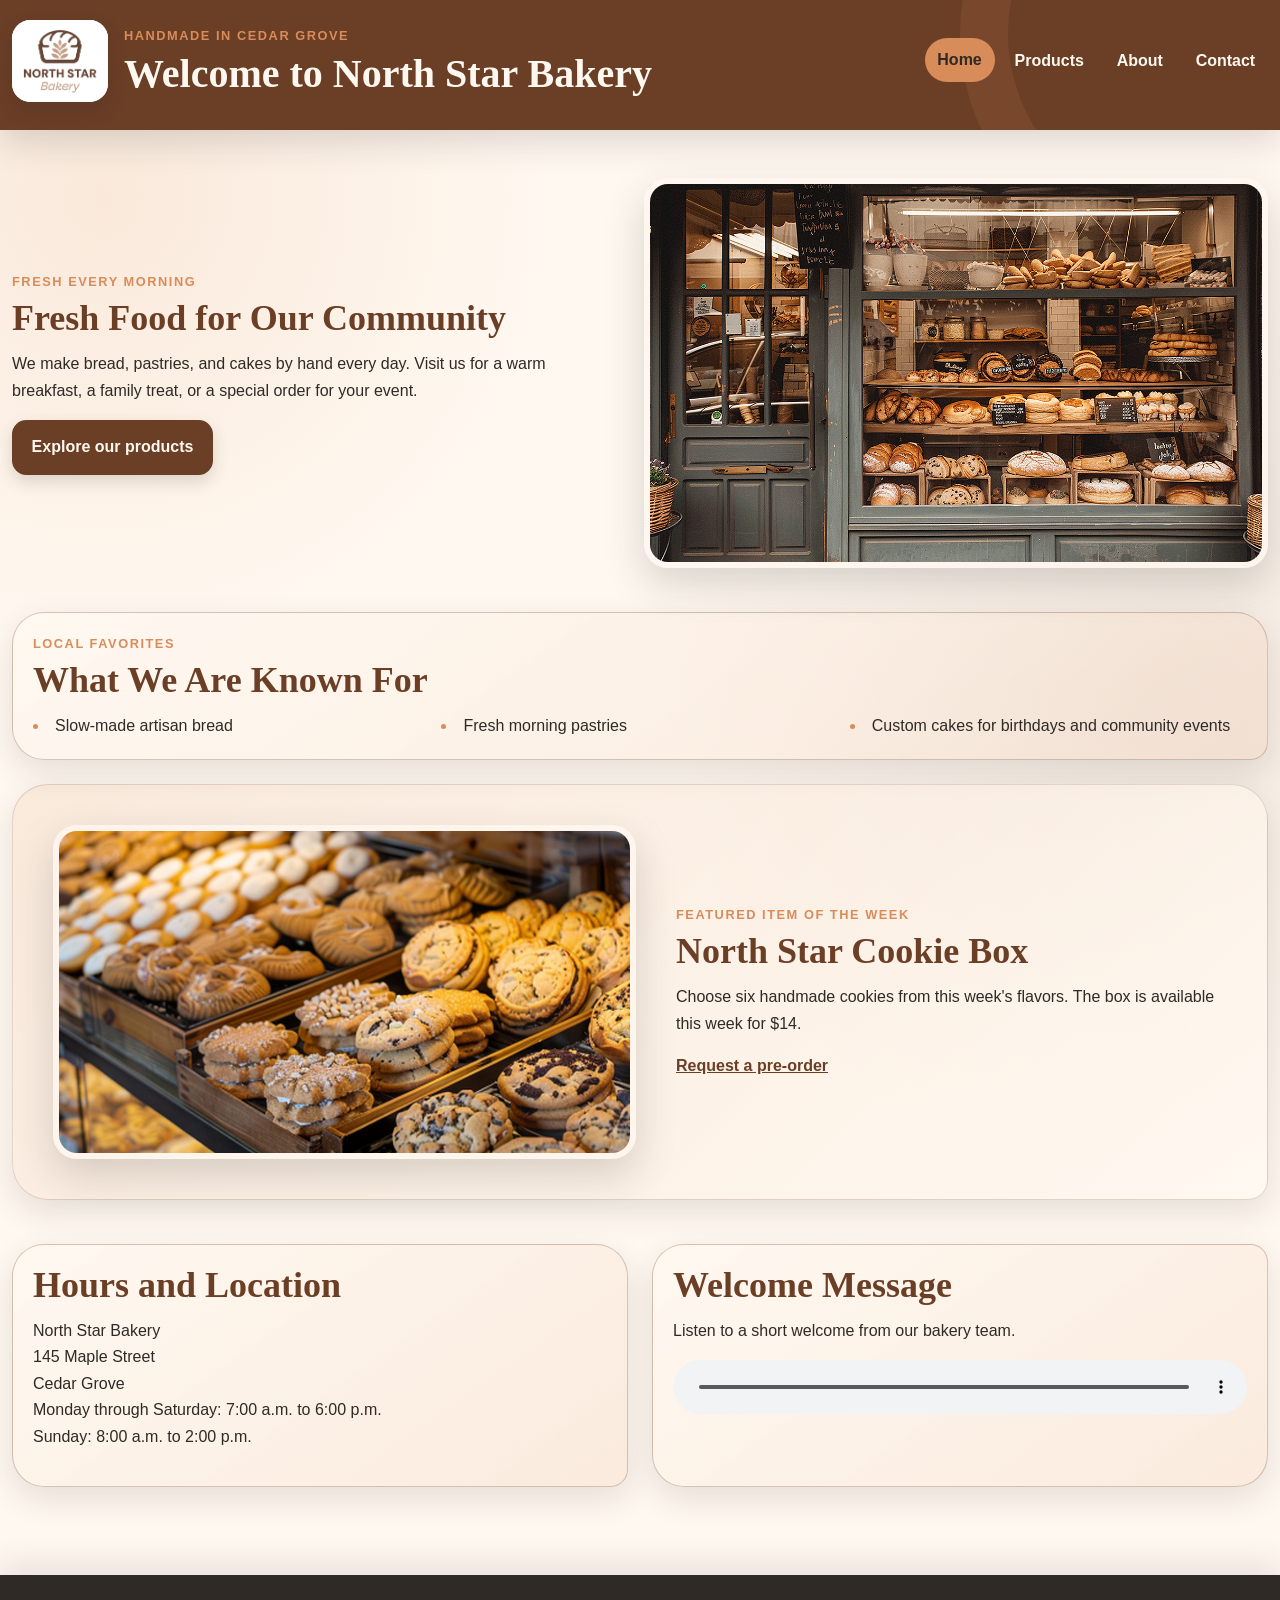
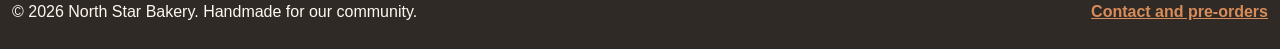
<file: index.html>
<!DOCTYPE html>
<html lang="en">
<head>
    <meta charset="UTF-8">
    <meta name="viewport" content="width=device-width, initial-scale=1.0">
    <meta name="description" content="North Star Bakery offers handmade bread, pastries, and cakes for our local community.">
    <link rel="stylesheet" href="styles.css">
    <title>Home | North Star Bakery</title>
</head>
<body>
    <a class="skip-link" href="#main-content">Skip to main content</a>
    <header class="site-header">
        <div class="header-inner">
            <a class="logo-link" href="index.html">
                <img class="logo" src="media/bakery-logo.png" alt="North Star Bakery" width="180" height="154">
            </a>
            <div class="brand-copy">
                <p class="eyebrow">Handmade in Cedar Grove</p>
                <h1>Welcome to North Star Bakery</h1>
            </div>
            <nav aria-label="Primary navigation">
                <ul class="nav-list">
                    <li><a href="index.html" aria-current="page">Home</a></li>
                    <li><a href="products.html">Products</a></li>
                    <li><a href="about.html">About</a></li>
                    <li><a href="contact.html">Contact</a></li>
                </ul>
            </nav>
        </div>
    </header>

    <main id="main-content" class="site-main">
        <section class="hero">
            <div class="hero-copy">
                <p class="eyebrow">Fresh every morning</p>
                <h2>Fresh Food for Our Community</h2>
                <p>We make bread, pastries, and cakes by hand every day. Visit us for a warm breakfast, a family treat, or a special order for your event.</p>
                <a class="button-link" href="products.html">Explore our products</a>
            </div>
            <img class="hero-image" src="media/bakery-storefront.png" alt="A neighborhood bakery display window filled with bread and pastries" width="600" height="358">
        </section>

        <section class="content-section">
            <p class="eyebrow">Local favorites</p>
            <h2>What We Are Known For</h2>
            <ul class="highlights">
                <li>Slow-made artisan bread</li>
                <li>Fresh morning pastries</li>
                <li>Custom cakes for birthdays and community events</li>
            </ul>
        </section>

        <section class="feature-panel">
            <div class="feature-media">
                <picture>
                    <source media="(min-width: 800px)" srcset="media/bakery-feature-large.png">
                    <img src="media/bakery-feature-small.png" alt="Assorted handmade cookies in the bakery display, the featured item of the week">
                </picture>
            </div>
            <div class="feature-copy">
                <p class="eyebrow">Featured item of the week</p>
                <h2>North Star Cookie Box</h2>
                <p>Choose six handmade cookies from this week's flavors. The box is available this week for $14.</p>
                <a class="text-link" href="contact.html">Request a pre-order</a>
            </div>
        </section>

        <div class="home-details">
            <section class="info-card">
                <h2>Hours and Location</h2>
                <address>
                    North Star Bakery<br>
                    145 Maple Street<br>
                    Cedar Grove
                </address>
                <p>Monday through Saturday: <time datetime="07:00">7:00 a.m.</time> to <time datetime="18:00">6:00 p.m.</time><br>
                Sunday: <time datetime="08:00">8:00 a.m.</time> to <time datetime="14:00">2:00 p.m.</time></p>
            </section>

            <section class="info-card">
                <h2>Welcome Message</h2>
                <p>Listen to a short welcome from our bakery team.</p>
                <audio controls>
                    <source src="media/bakery-welcome.mp3" type="audio/mpeg">
                    Your browser does not support the audio element. You can <a href="media/bakery-welcome.mp3">download the bakery welcome message</a> instead.
                </audio>
            </section>
        </div>
    </main>

    <footer class="site-footer">
        <div class="footer-inner">
            <p>&copy; 2026 North Star Bakery. Handmade for our community.</p>
            <a href="contact.html">Contact and pre-orders</a>
        </div>
    </footer>
</body>
</html>
</file>
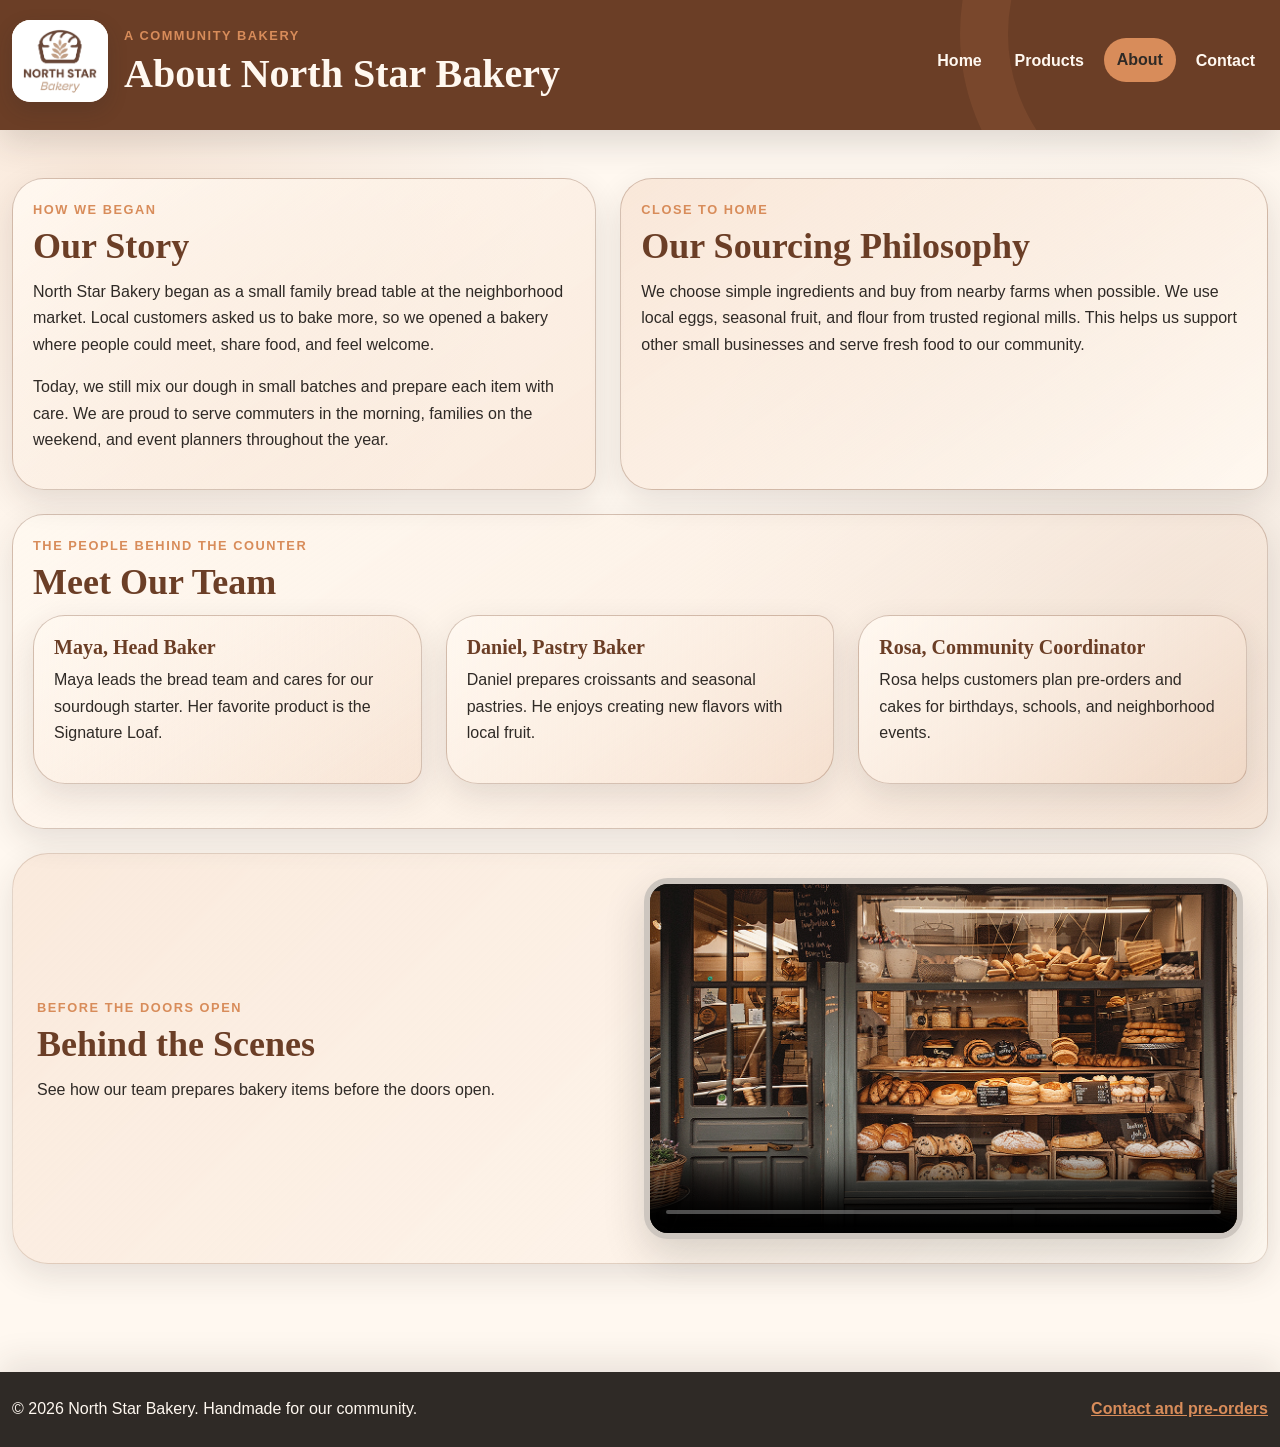
<file: about.html>
<!DOCTYPE html>
<html lang="en">
<head>
    <meta charset="UTF-8">
    <meta name="viewport" content="width=device-width, initial-scale=1.0">
    <meta name="description" content="Learn about the story, ingredients, and people behind North Star Bakery.">
    <link rel="stylesheet" href="styles.css">
    <title>About | North Star Bakery</title>
</head>
<body>
    <a class="skip-link" href="#main-content">Skip to main content</a>
    <header class="site-header">
        <div class="header-inner">
            <a class="logo-link" href="index.html">
                <img class="logo" src="media/bakery-logo.png" alt="North Star Bakery" width="180" height="154">
            </a>
            <div class="brand-copy">
                <p class="eyebrow">A community bakery</p>
                <h1>About North Star Bakery</h1>
            </div>
            <nav aria-label="Primary navigation">
                <ul class="nav-list">
                    <li><a href="index.html">Home</a></li>
                    <li><a href="products.html">Products</a></li>
                    <li><a href="about.html" aria-current="page">About</a></li>
                    <li><a href="contact.html">Contact</a></li>
                </ul>
            </nav>
        </div>
    </header>

    <main id="main-content" class="site-main">
        <div class="story-layout">
            <section class="content-section">
                <p class="eyebrow">How we began</p>
                <h2>Our Story</h2>
                <p>North Star Bakery began as a small family bread table at the neighborhood market. Local customers asked us to bake more, so we opened a bakery where people could meet, share food, and feel welcome.</p>
                <p>Today, we still mix our dough in small batches and prepare each item with care. We are proud to serve commuters in the morning, families on the weekend, and event planners throughout the year.</p>
            </section>

            <section class="content-section accent-section">
                <p class="eyebrow">Close to home</p>
                <h2>Our Sourcing Philosophy</h2>
                <p>We choose simple ingredients and buy from nearby farms when possible. We use local eggs, seasonal fruit, and flour from trusted regional mills. This helps us support other small businesses and serve fresh food to our community.</p>
            </section>
        </div>

        <section class="content-section">
            <p class="eyebrow">The people behind the counter</p>
            <h2>Meet Our Team</h2>
            <div class="team-grid">
                <article class="team-card">
                    <h3>Maya, Head Baker</h3>
                    <p>Maya leads the bread team and cares for our sourdough starter. Her favorite product is the Signature Loaf.</p>
                </article>
                <article class="team-card">
                    <h3>Daniel, Pastry Baker</h3>
                    <p>Daniel prepares croissants and seasonal pastries. He enjoys creating new flavors with local fruit.</p>
                </article>
                <article class="team-card">
                    <h3>Rosa, Community Coordinator</h3>
                    <p>Rosa helps customers plan pre-orders and cakes for birthdays, schools, and neighborhood events.</p>
                </article>
            </div>
        </section>

        <section class="media-panel">
            <div>
                <p class="eyebrow">Before the doors open</p>
                <h2>Behind the Scenes</h2>
                <p>See how our team prepares bakery items before the doors open.</p>
            </div>
            <video controls poster="media/bakery-storefront.png">
                <source src="media/bakery-behind-scenes.mp4" type="video/mp4">
                Your browser does not support the video element. You can <a href="media/bakery-behind-scenes.mp4">download the behind-the-scenes video</a> instead.
            </video>
        </section>
    </main>

    <footer class="site-footer">
        <div class="footer-inner">
            <p>&copy; 2026 North Star Bakery. Handmade for our community.</p>
            <a href="contact.html">Contact and pre-orders</a>
        </div>
    </footer>
</body>
</html>
</file>
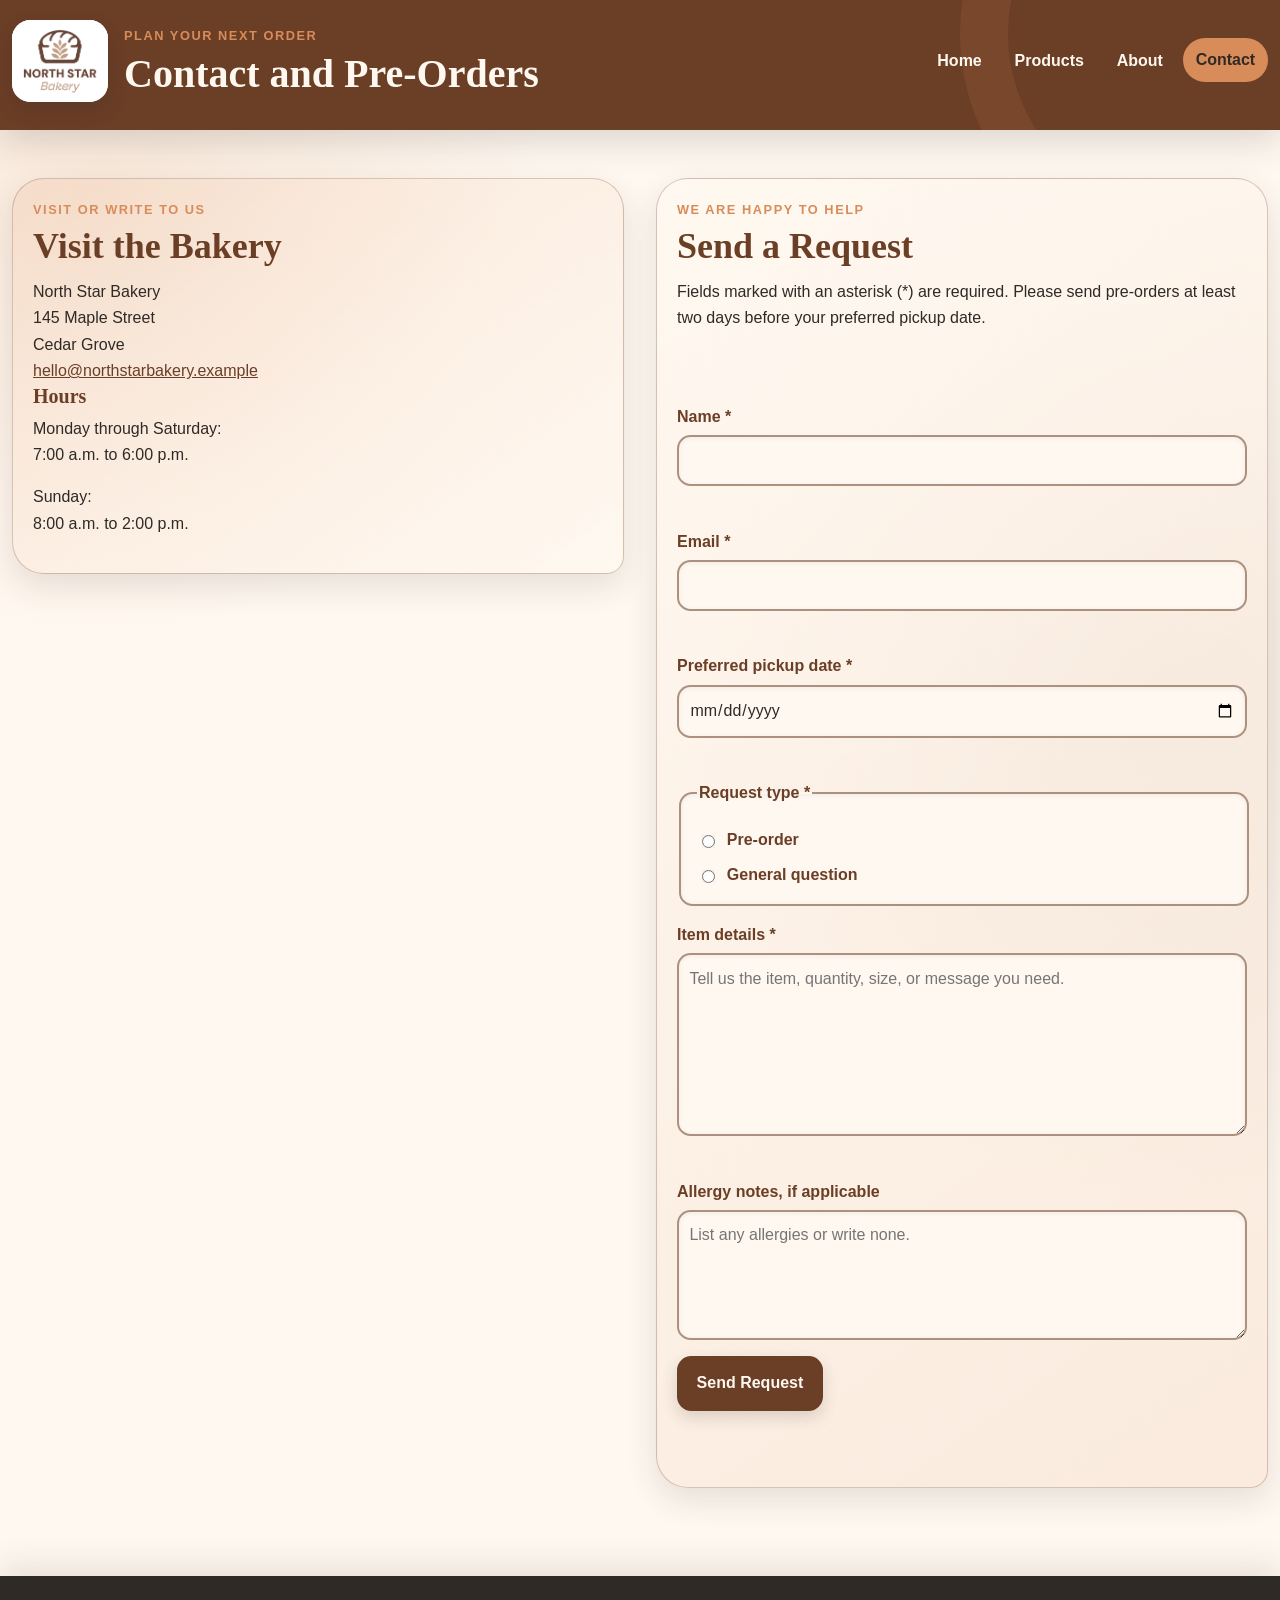
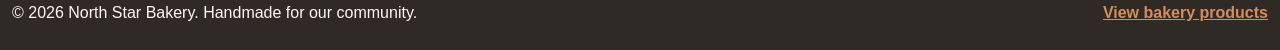
<file: contact.html>
<!DOCTYPE html>
<html lang="en">
<head>
    <meta charset="UTF-8">
    <meta name="viewport" content="width=device-width, initial-scale=1.0">
    <meta name="description" content="Contact North Star Bakery or send a pre-order request.">
    <link rel="stylesheet" href="styles.css">
    <title>Contact | North Star Bakery</title>
</head>
<body>
    <a class="skip-link" href="#main-content">Skip to main content</a>
    <header class="site-header">
        <div class="header-inner">
            <a class="logo-link" href="index.html">
                <img class="logo" src="media/bakery-logo.png" alt="North Star Bakery" width="180" height="154">
            </a>
            <div class="brand-copy">
                <p class="eyebrow">Plan your next order</p>
                <h1>Contact and Pre-Orders</h1>
            </div>
            <nav aria-label="Primary navigation">
                <ul class="nav-list">
                    <li><a href="index.html">Home</a></li>
                    <li><a href="products.html">Products</a></li>
                    <li><a href="about.html">About</a></li>
                    <li><a href="contact.html" aria-current="page">Contact</a></li>
                </ul>
            </nav>
        </div>
    </header>

    <main id="main-content" class="site-main contact-layout">
        <section class="contact-details">
            <p class="eyebrow">Visit or write to us</p>
            <h2>Visit the Bakery</h2>
            <address>
                North Star Bakery<br>
                145 Maple Street<br>
                Cedar Grove<br>
                <a href="mailto:hello@northstarbakery.example">hello@northstarbakery.example</a>
            </address>
            <h3>Hours</h3>
            <p>Monday through Saturday:<br><time datetime="07:00">7:00 a.m.</time> to <time datetime="18:00">6:00 p.m.</time></p>
            <p>Sunday:<br><time datetime="08:00">8:00 a.m.</time> to <time datetime="14:00">2:00 p.m.</time></p>
        </section>

        <section class="form-panel">
            <p class="eyebrow">We are happy to help</p>
            <h2>Send a Request</h2>
            <p>Fields marked with an asterisk (*) are required. Please send pre-orders at least two days before your preferred pickup date.</p>
            <form id="request-form" action="#" method="post" novalidate>
                <p id="storage-message" class="status-message" role="status" aria-live="polite"></p>
                <div class="form-row">
                    <label for="customer-name">Name *</label>
                    <input type="text" id="customer-name" name="customer-name" autocomplete="name" minlength="2" maxlength="60" aria-describedby="customer-name-error" required>
                    <span class="field-error" id="customer-name-error"></span>
                </div>

                <div class="form-row">
                    <label for="customer-email">Email *</label>
                    <input type="email" id="customer-email" name="customer-email" autocomplete="email" aria-describedby="customer-email-error" required>
                    <span class="field-error" id="customer-email-error"></span>
                </div>

                <div class="form-row">
                    <label for="pickup-date">Preferred pickup date *</label>
                    <input type="date" id="pickup-date" name="pickup-date" aria-describedby="pickup-date-error" required>
                    <span class="field-error" id="pickup-date-error"></span>
                </div>

                <fieldset aria-describedby="request-type-error">
                    <legend>Request type *</legend>
                    <div class="choice-row">
                        <input type="radio" id="pre-order" name="request-type" value="pre-order" required>
                        <label for="pre-order">Pre-order</label>
                    </div>
                    <div class="choice-row">
                        <input type="radio" id="general-question" name="request-type" value="general-question">
                        <label for="general-question">General question</label>
                    </div>
                    <span class="field-error" id="request-type-error"></span>
                </fieldset>

                <div class="form-row">
                    <label for="item-details">Item details *</label>
                    <textarea id="item-details" name="item-details" rows="6" minlength="10" maxlength="500" placeholder="Tell us the item, quantity, size, or message you need." aria-describedby="item-details-error" required></textarea>
                    <span class="field-error" id="item-details-error"></span>
                </div>

                <div class="form-row">
                    <label for="allergy-notes">Allergy notes, if applicable</label>
                    <textarea id="allergy-notes" name="allergy-notes" rows="4" maxlength="300" placeholder="List any allergies or write none."></textarea>
                </div>

                <button type="submit">Send Request</button>
                <p id="form-result" class="form-result" role="status" aria-live="polite"></p>
            </form>
        </section>
    </main>

    <footer class="site-footer">
        <div class="footer-inner">
            <p>&copy; 2026 North Star Bakery. Handmade for our community.</p>
            <a href="products.html">View bakery products</a>
        </div>
    </footer>
    <script src="app.js" defer></script>
</body>
</html>
</file>
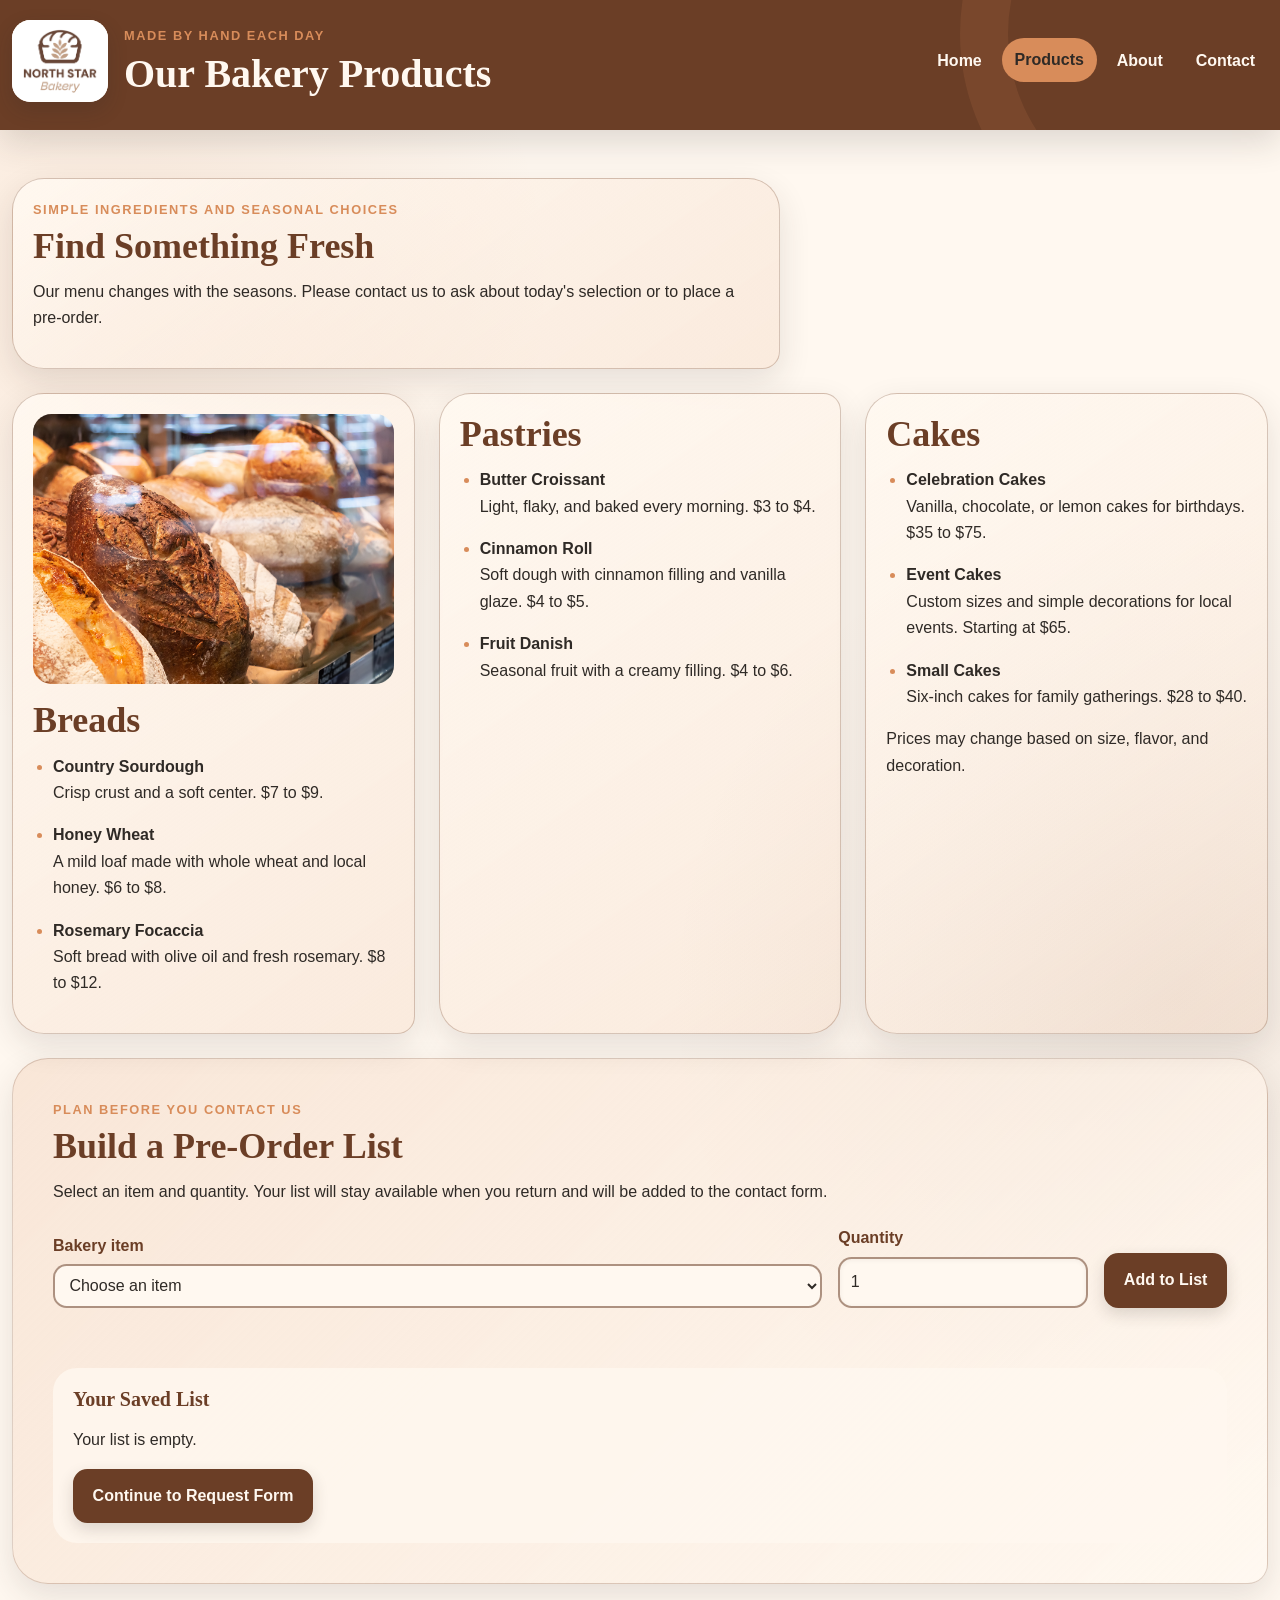
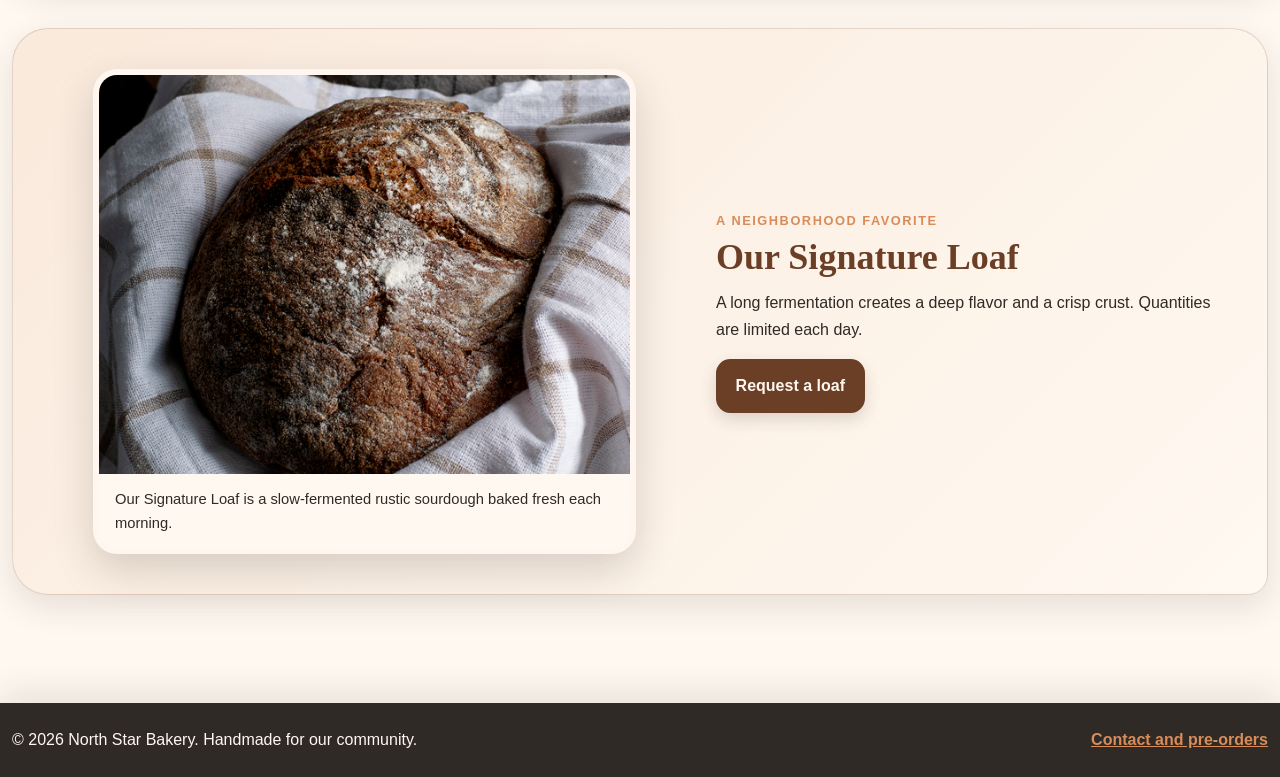
<file: products.html>
<!DOCTYPE html>
<html lang="en">
<head>
    <meta charset="UTF-8">
    <meta name="viewport" content="width=device-width, initial-scale=1.0">
    <meta name="description" content="Explore handmade breads, pastries, and cakes from North Star Bakery.">
    <link rel="stylesheet" href="styles.css">
    <title>Products | North Star Bakery</title>
</head>
<body>
    <a class="skip-link" href="#main-content">Skip to main content</a>
    <header class="site-header">
        <div class="header-inner">
            <a class="logo-link" href="index.html">
                <img class="logo" src="media/bakery-logo.png" alt="North Star Bakery" width="180" height="154">
            </a>
            <div class="brand-copy">
                <p class="eyebrow">Made by hand each day</p>
                <h1>Our Bakery Products</h1>
            </div>
            <nav aria-label="Primary navigation">
                <ul class="nav-list">
                    <li><a href="index.html">Home</a></li>
                    <li><a href="products.html" aria-current="page">Products</a></li>
                    <li><a href="about.html">About</a></li>
                    <li><a href="contact.html">Contact</a></li>
                </ul>
            </nav>
        </div>
    </header>

    <main id="main-content" class="site-main">
        <section class="page-intro">
            <p class="eyebrow">Simple ingredients and seasonal choices</p>
            <h2>Find Something Fresh</h2>
            <p>Our menu changes with the seasons. Please contact us to ask about today's selection or to place a pre-order.</p>
        </section>

        <div class="product-grid">
            <section class="product-card">
                <img src="media/bakery-bread.png" alt="A selection of handmade bread cooling on a bakery table" width="500" height="500">
                <h2>Breads</h2>
                <ul class="price-list">
                    <li><strong>Country Sourdough</strong><span>Crisp crust and a soft center. $7 to $9.</span></li>
                    <li><strong>Honey Wheat</strong><span>A mild loaf made with whole wheat and local honey. $6 to $8.</span></li>
                    <li><strong>Rosemary Focaccia</strong><span>Soft bread with olive oil and fresh rosemary. $8 to $12.</span></li>
                </ul>
            </section>

            <section class="product-card">
                <h2>Pastries</h2>
                <ul class="price-list">
                    <li><strong>Butter Croissant</strong><span>Light, flaky, and baked every morning. $3 to $4.</span></li>
                    <li><strong>Cinnamon Roll</strong><span>Soft dough with cinnamon filling and vanilla glaze. $4 to $5.</span></li>
                    <li><strong>Fruit Danish</strong><span>Seasonal fruit with a creamy filling. $4 to $6.</span></li>
                </ul>
            </section>

            <section class="product-card">
                <h2>Cakes</h2>
                <ul class="price-list">
                    <li><strong>Celebration Cakes</strong><span>Vanilla, chocolate, or lemon cakes for birthdays. $35 to $75.</span></li>
                    <li><strong>Event Cakes</strong><span>Custom sizes and simple decorations for local events. Starting at $65.</span></li>
                    <li><strong>Small Cakes</strong><span>Six-inch cakes for family gatherings. $28 to $40.</span></li>
                </ul>
                <p>Prices may change based on size, flavor, and decoration.</p>
            </section>
        </div>

        <section class="order-builder" aria-labelledby="order-builder-title">
            <div class="order-builder-copy">
                <p class="eyebrow">Plan before you contact us</p>
                <h2 id="order-builder-title">Build a Pre-Order List</h2>
                <p>Select an item and quantity. Your list will stay available when you return and will be added to the contact form.</p>
            </div>

            <form id="preorder-builder-form" class="builder-controls" novalidate>
                <div class="form-row">
                    <label for="product-select">Bakery item</label>
                    <select id="product-select" name="product-select" required>
                        <option value="">Choose an item</option>
                    </select>
                </div>
                <div class="form-row quantity-field">
                    <label for="product-quantity">Quantity</label>
                    <input type="number" id="product-quantity" name="product-quantity" min="1" max="12" value="1" required>
                </div>
                <button type="submit">Add to List</button>
            </form>

            <p id="builder-message" class="status-message" role="status" aria-live="polite"></p>
            <div class="saved-list-panel">
                <h3>Your Saved List</h3>
                <ul id="saved-order-list" class="saved-order-list"></ul>
                <p id="saved-order-empty">Your list is empty.</p>
                <p id="saved-order-count" class="saved-order-count"></p>
                <a class="button-link" href="contact.html">Continue to Request Form</a>
            </div>
        </section>

        <section class="signature-panel">
            <figure>
                <img src="media/bakery-signature-loaf.png" alt="A rustic sourdough loaf resting on a checked baker's cloth" width="500" height="500">
                <figcaption>Our Signature Loaf is a slow-fermented rustic sourdough baked fresh each morning.</figcaption>
            </figure>
            <div>
                <p class="eyebrow">A neighborhood favorite</p>
                <h2>Our Signature Loaf</h2>
                <p>A long fermentation creates a deep flavor and a crisp crust. Quantities are limited each day.</p>
                <a class="button-link" href="contact.html">Request a loaf</a>
            </div>
        </section>
    </main>

    <footer class="site-footer">
        <div class="footer-inner">
            <p>&copy; 2026 North Star Bakery. Handmade for our community.</p>
            <a href="contact.html">Contact and pre-orders</a>
        </div>
    </footer>
    <script src="app.js" defer></script>
</body>
</html>
</file>
<file: styles.css>
:root {
    --cream: #fff8f0;
    --brown: #6b3e26;
    --peach: #d88c5a;
    --charcoal: #2f2a26;
    --card-radius: 1.5rem;
    --soft-shadow: 0 0.75rem 2rem rgba(47, 42, 38, 0.12);
    --lifted-shadow: 0 1rem 2.5rem rgba(47, 42, 38, 0.18);
}

* {
    box-sizing: border-box;
}

html {
    scroll-behavior: smooth;
}

body {
    margin: 0;
    background:
        radial-gradient(circle at 8% 12%, rgba(216, 140, 90, 0.14), transparent 28rem),
        radial-gradient(circle at 92% 42%, rgba(107, 62, 38, 0.08), transparent 32rem),
        var(--cream);
    color: var(--charcoal);
    font-family: Arial, Helvetica, sans-serif;
    font-size: 1rem;
    line-height: 1.65;
}

img,
picture,
video {
    display: block;
    max-width: 100%;
}

img,
video {
    height: auto;
}

audio {
    width: 100%;
}

a {
    color: var(--brown);
}

a:hover {
    color: var(--charcoal);
}

a:focus-visible,
button:focus-visible,
input:focus-visible,
textarea:focus-visible {
    outline: 3px solid var(--peach);
    outline-offset: 3px;
}

h1,
h2,
h3 {
    margin-top: 0;
    color: var(--brown);
    font-family: Georgia, "Times New Roman", serif;
    line-height: 1.15;
}

h1 {
    margin-bottom: 0;
    color: var(--cream);
    font-size: clamp(1.8rem, 6vw, 3rem);
}

h2 {
    margin-bottom: 0.75rem;
    font-size: clamp(1.6rem, 4vw, 2.25rem);
}

h3 {
    margin-bottom: 0.5rem;
    font-size: 1.25rem;
}

p,
ul,
address,
figure {
    margin-top: 0;
}

.skip-link {
    position: absolute;
    left: 1rem;
    top: -5rem;
    z-index: 20;
    padding: 0.75rem 1rem;
    background: var(--cream);
    color: var(--brown);
    font-weight: 700;
}

.skip-link:focus {
    top: 1rem;
}

.site-header {
    position: relative;
    overflow: hidden;
    background: var(--brown);
    color: var(--cream);
    box-shadow: 0 0.75rem 2rem rgba(47, 42, 38, 0.16);
}

.site-header::after {
    position: absolute;
    right: -8rem;
    bottom: -8rem;
    width: 22rem;
    height: 22rem;
    border: 3rem solid rgba(216, 140, 90, 0.12);
    border-radius: 50%;
    content: "";
    pointer-events: none;
}

.header-inner,
.site-main,
.footer-inner {
    width: min(100% - 1.5rem, 92rem);
    margin-inline: auto;
}

.header-inner {
    position: relative;
    z-index: 1;
    display: flex;
    flex-direction: column;
    gap: 1.25rem;
    align-items: center;
    padding-block: 1.25rem 1.75rem;
    text-align: center;
}

.logo-link {
    flex: 0 0 auto;
    border-radius: 1.15rem;
    background: var(--cream);
    box-shadow: 0 0.5rem 1.25rem rgba(47, 42, 38, 0.2);
}

.logo {
    width: 6rem;
    height: auto;
    border-radius: 1.15rem;
}

.brand-copy {
    flex: 1 1 18rem;
}

.eyebrow {
    margin-bottom: 0.35rem;
    color: var(--peach);
    font-size: 0.8rem;
    font-weight: 700;
    letter-spacing: 0.12em;
    text-transform: uppercase;
}

.nav-list {
    display: flex;
    flex-wrap: wrap;
    justify-content: center;
    gap: 0.45rem;
    margin: 0;
    padding: 0;
    list-style: none;
}

.nav-list a {
    display: block;
    padding: 0.55rem 0.8rem;
    border-radius: 999px;
    color: var(--cream);
    font-weight: 700;
    text-decoration: none;
    transition: background-color 160ms ease, transform 160ms ease;
}

.nav-list a:hover,
.nav-list a[aria-current="page"] {
    background: var(--peach);
    color: var(--charcoal);
    transform: translateY(-1px);
}

.site-main {
    padding-block: 3rem 4rem;
}

.hero,
.feature-panel,
.signature-panel,
.media-panel,
.story-layout,
.home-details,
.product-grid,
.team-grid,
.contact-layout,
.footer-inner {
    display: flex;
    flex-direction: column;
}

.hero,
.feature-panel,
.signature-panel,
.media-panel {
    gap: 2.5rem;
    align-items: center;
    margin-bottom: 2.75rem;
}

.hero-copy,
.feature-copy,
.signature-panel > div,
.media-panel > div {
    flex: 1 1 20rem;
}

.hero-image,
.feature-media,
.signature-panel figure,
.media-panel video {
    flex: 1 1 22rem;
    width: 100%;
    border-radius: var(--card-radius);
    border: 0.4rem solid rgba(255, 248, 240, 0.76);
    box-shadow: var(--lifted-shadow);
}

.hero-image {
    aspect-ratio: 16 / 10;
    object-fit: cover;
}

.button-link,
button {
    display: inline-block;
    padding: 0.75rem 1.1rem;
    border: 2px solid var(--brown);
    border-radius: 0.9rem;
    background: var(--brown);
    color: var(--cream);
    font: inherit;
    font-weight: 700;
    text-decoration: none;
    cursor: pointer;
    box-shadow: 0 0.4rem 1rem rgba(47, 42, 38, 0.16);
    transition: box-shadow 160ms ease, transform 160ms ease, background-color 160ms ease;
}

.button-link:hover,
button:hover {
    background: var(--peach);
    color: var(--charcoal);
    box-shadow: 0 0.75rem 1.4rem rgba(47, 42, 38, 0.2);
    transform: translateY(-2px);
}

.text-link {
    font-weight: 700;
}

.content-section,
.page-intro,
.info-card,
.product-card,
.team-card,
.contact-details,
.form-panel {
    margin-bottom: 1.5rem;
    padding: 1.25rem;
    border: 1px solid rgba(107, 62, 38, 0.28);
    border-radius: 2rem 2rem 1.1rem 2rem;
    background: linear-gradient(145deg, rgba(255, 248, 240, 0.96), rgba(216, 140, 90, 0.12));
    box-shadow: var(--soft-shadow);
    transition: box-shadow 180ms ease, transform 180ms ease;
}

.info-card:nth-child(even),
.product-card:nth-child(even),
.team-card:nth-child(even) {
    border-radius: 2rem 1.1rem 2rem 2rem;
}

.info-card:hover,
.product-card:hover,
.team-card:hover {
    box-shadow: var(--lifted-shadow);
    transform: translateY(-3px);
}

.page-intro {
    max-width: 48rem;
}

.accent-section,
.contact-details {
    background: linear-gradient(145deg, rgba(216, 140, 90, 0.15), rgba(255, 248, 240, 0.94));
}

.highlights,
.price-list {
    margin-bottom: 0;
    padding-left: 1.25rem;
}

.highlights {
    display: flex;
    flex-direction: column;
    gap: 0.7rem;
}

.highlights li::marker,
.price-list li::marker {
    color: var(--peach);
}

.feature-panel,
.signature-panel,
.media-panel {
    padding: 1.5rem;
    border: 1px solid rgba(107, 62, 38, 0.18);
    border-radius: 2.25rem 2.25rem 1.25rem 2.25rem;
    background: linear-gradient(135deg, rgba(216, 140, 90, 0.13), rgba(255, 248, 240, 0.92));
    box-shadow: var(--soft-shadow);
}

.feature-media {
    overflow: hidden;
}

.feature-media img {
    width: 100%;
    aspect-ratio: 16 / 9;
    object-fit: cover;
}

.home-details,
.story-layout,
.product-grid,
.team-grid {
    gap: 1.5rem;
}

.info-card,
.product-card,
.team-card {
    flex: 1 1 16rem;
}

.product-card img {
    width: 100%;
    margin-bottom: 1rem;
    border-radius: 1.15rem;
    aspect-ratio: 4 / 3;
    object-fit: cover;
}

.price-list li {
    margin-bottom: 1rem;
}

.price-list strong,
.price-list span {
    display: block;
}

.signature-panel figure {
    margin-bottom: 0;
    overflow: hidden;
    background: var(--cream);
}

.signature-panel figure img {
    width: 100%;
    aspect-ratio: 4 / 3;
    object-fit: cover;
}

figcaption {
    padding: 0.8rem 1rem;
    font-size: 0.92rem;
}

.media-panel video {
    max-height: 32rem;
    background: var(--charcoal);
}

.contact-layout {
    gap: 2rem;
}

.contact-details,
.form-panel {
    flex: 1 1 22rem;
}

address {
    font-style: normal;
}

form {
    display: flex;
    flex-direction: column;
    gap: 1rem;
}

.form-row {
    display: flex;
    flex-direction: column;
    gap: 0.3rem;
}

label,
legend {
    color: var(--brown);
    font-weight: 700;
}

input,
textarea,
fieldset {
    width: 100%;
    border: 2px solid rgba(107, 62, 38, 0.55);
    border-radius: 0.85rem;
    background: var(--cream);
    color: var(--charcoal);
    font: inherit;
    box-shadow: inset 0 1px 0.35rem rgba(47, 42, 38, 0.06);
}

select {
    width: 100%;
    padding: 0.65rem;
    border: 2px solid rgba(107, 62, 38, 0.55);
    border-radius: 0.85rem;
    background: var(--cream);
    color: var(--charcoal);
    font: inherit;
}

input,
textarea {
    padding: 0.65rem;
}

fieldset {
    padding: 0.8rem 1rem 1rem;
}

.choice-row {
    display: flex;
    gap: 0.55rem;
    align-items: center;
    margin-top: 0.5rem;
}

.choice-row input {
    width: auto;
}

button {
    align-self: flex-start;
}

.site-footer {
    background: var(--charcoal);
    color: var(--cream);
    box-shadow: 0 -0.75rem 2rem rgba(47, 42, 38, 0.1);
}

.order-builder {
    margin-bottom: 2.75rem;
    padding: 1.5rem;
    border: 1px solid rgba(107, 62, 38, 0.22);
    border-radius: 2.25rem 2.25rem 1.25rem 2.25rem;
    background: linear-gradient(135deg, rgba(216, 140, 90, 0.16), rgba(255, 248, 240, 0.96));
    box-shadow: var(--soft-shadow);
}

.builder-controls {
    display: flex;
    flex-direction: column;
    gap: 1rem;
    margin-block: 1.25rem;
}

.saved-list-panel {
    padding: 1.25rem;
    border-radius: 1.5rem;
    background: rgba(255, 248, 240, 0.82);
}

.saved-order-list {
    margin: 0 0 1rem;
    padding: 0;
    list-style: none;
}

.saved-order-list li {
    display: flex;
    justify-content: space-between;
    gap: 1rem;
    align-items: center;
    padding-block: 0.7rem;
    border-bottom: 1px solid rgba(107, 62, 38, 0.2);
}

.remove-item {
    padding: 0.35rem 0.65rem;
    border-width: 1px;
    background: transparent;
    color: var(--brown);
    box-shadow: none;
}

.status-message,
.form-result {
    min-height: 1.5rem;
    color: var(--brown);
    font-weight: 700;
}

.field-error {
    min-height: 1.35rem;
    color: var(--brown);
    font-size: 0.92rem;
    font-weight: 700;
}

[aria-invalid="true"] {
    border-color: var(--brown);
    box-shadow: 0 0 0 0.2rem rgba(216, 140, 90, 0.28);
}

.saved-order-count {
    font-weight: 700;
}

.footer-inner {
    gap: 0.5rem;
    padding-block: 1.5rem;
}

.footer-inner p {
    margin-bottom: 0;
}

.footer-inner a {
    color: var(--peach);
    font-weight: 700;
}

@media (min-width: 48rem) {
    .header-inner {
        flex-direction: row;
        justify-content: space-between;
        text-align: left;
    }

    .nav-list {
        justify-content: flex-end;
    }

    .hero,
    .feature-panel,
    .signature-panel,
    .media-panel,
    .story-layout,
    .contact-layout,
    .footer-inner {
        flex-direction: row;
    }

    .hero-image,
    .feature-media,
    .signature-panel figure,
    .media-panel video {
        width: auto;
        min-width: 0;
    }

    .feature-panel,
    .signature-panel {
        padding: 2.5rem;
    }

    .home-details,
    .product-grid,
    .team-grid {
        flex-direction: row;
        flex-wrap: wrap;
    }

    .highlights {
        flex-direction: row;
        flex-wrap: wrap;
        padding-left: 0;
        list-style-position: inside;
    }

    .highlights li {
        flex: 1 1 13rem;
    }

    .contact-details {
        align-self: flex-start;
        position: sticky;
        top: 1rem;
    }

    .footer-inner {
        justify-content: space-between;
        align-items: center;
    }

    .order-builder {
        padding: 2.5rem;
    }

    .builder-controls {
        display: grid;
        grid-template-columns: minmax(14rem, 2fr) minmax(8rem, 0.65fr) auto;
        align-items: end;
    }

    .builder-controls button {
        align-self: end;
        margin-bottom: 0;
    }
}

@media (min-width: 64rem) {
    .header-inner {
        gap: 1rem;
    }

    .brand-copy {
        flex: 1 1 auto;
    }

    h1 {
        font-size: clamp(2rem, 3.15vw, 2.5rem);
        white-space: nowrap;
    }

    .nav-list {
        flex: 0 0 auto;
    }
}
</file>
